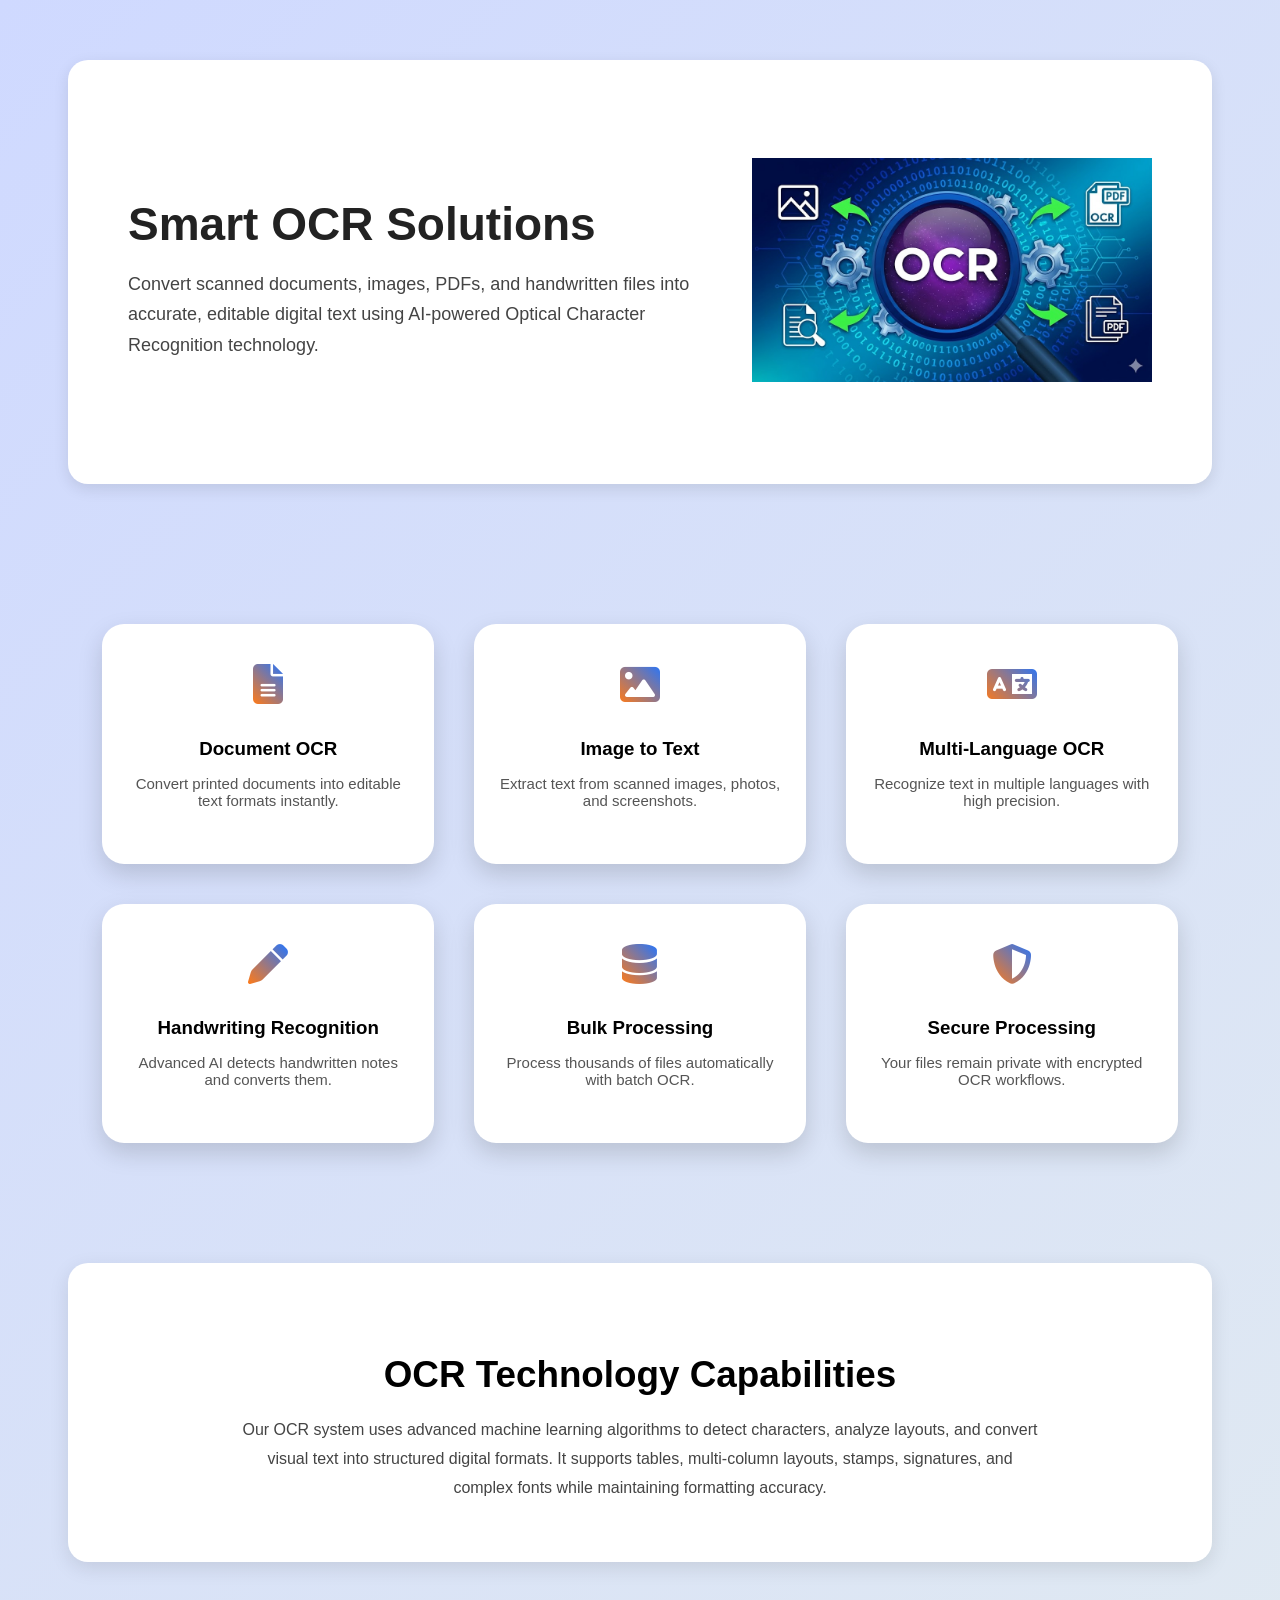
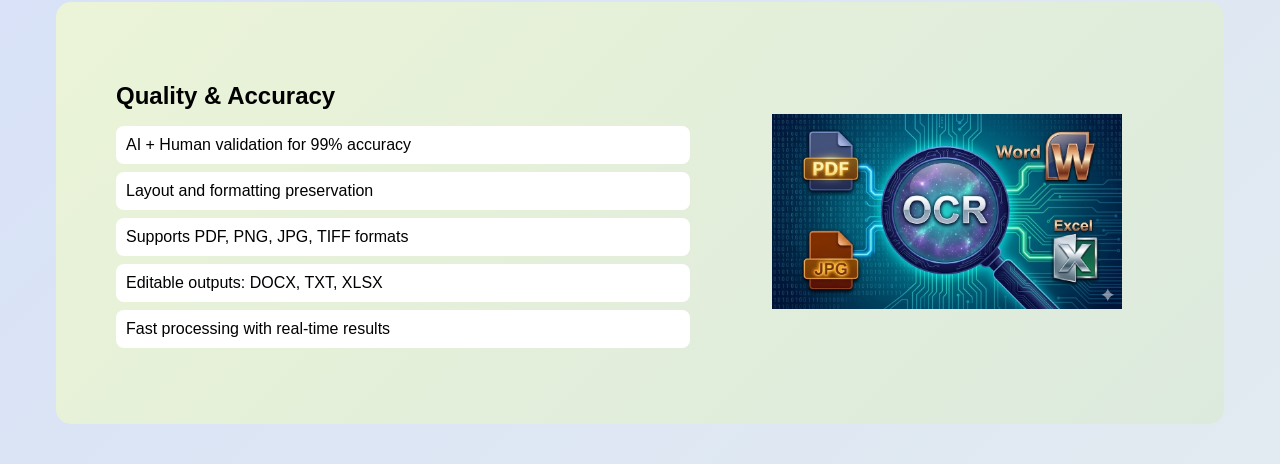
<file: OCR.html>
<!DOCTYPE html>
<html lang="en">
<head>
<meta charset="UTF-8">
<meta name="viewport" content="width=device-width, initial-scale=1.0">
<title>OCR Services</title>

<link rel="stylesheet" href="https://cdnjs.cloudflare.com/ajax/libs/font-awesome/6.6.0/css/all.min.css">

<style>
body{
  font-family:"Poppins",sans-serif;
  margin:0;
  background:linear-gradient(135deg,#cfd9ff,#e2ebf0);
}

/* HERO */
.hero{
  display:flex;
  align-items:center;
  justify-content:space-between;
  padding:60px;
  background:#ffffff;
  border-radius:20px;
  width:80%;
  margin:60px auto;
  box-shadow:0 5px 15px rgba(0,0,0,0.1);
}
.hero-left{width:55%;}
.hero-left h1{
  font-size:46px;
  margin-bottom:15px;
  color:#222;
}
.hero-left p{
  font-size:18px;
  line-height:1.7;
  color:#444;
}
.hero-right img{
  width:400px;
  height:300px;
  object-fit:contain;
}

/* CARDS */
.cards{
  display:grid;
  grid-template-columns:repeat(auto-fit,minmax(260px,1fr));
  gap:40px;
  padding:80px 8%;
}
.card{
  background:#fff;
  border-radius:22px;
  padding:40px 25px;
  text-align:center;
  box-shadow:0 10px 25px rgba(0,0,0,0.15);
  transition:0.4s;
}
.card:hover{
  transform:translateY(-10px);
}
.card i{
  font-size:40px;
  margin-bottom:15px;
  background:linear-gradient(45deg,#ff7a18,#2575fc);
  -webkit-background-clip:text;
  -webkit-text-fill-color:transparent;
}
.card h3{margin-bottom:10px;}
.card p{color:#555;font-size:15px;}

/* FEATURES */
.features{
  background:#fff;
  width:80%;
  margin:40px auto;
  padding:60px;
  border-radius:20px;
  box-shadow:0 6px 20px rgba(0,0,0,0.1);
  text-align:center;
}
.features h2{
  font-size:2.3em;
  margin-bottom:20px;
}
.features p{
  max-width:800px;
  margin:auto;
  line-height:1.8;
  color:#444;
}

/* QUALITY */
.quality{
  width:85%;
  margin:40px auto;
  padding:40px;
  border-radius:15px;
  background:linear-gradient(135deg,#ebf4d7,#dceade);
  display:flex;
  flex-wrap:wrap;
  align-items:center;
}
.q-text{
  flex:1 1 400px;
  padding:20px;
}
.q-text h2{margin-bottom:10px;}
.q-text ul{
  list-style:none;
  padding:0;
}
.q-text li{
  background:#fff;
  margin:8px 0;
  padding:10px;
  border-radius:8px;
}
.q-img{
  flex:1 1 300px;
  text-align:center;
}
.q-img img{
  width:100%;
  max-width:350px;
}
</style>
</head>

<body>

<!-- HERO -->
<div class="hero">
<div class="hero-left">
<h1>Smart OCR Solutions</h1>
<p>Convert scanned documents, images, PDFs, and handwritten files into accurate, editable digital text using AI-powered Optical Character Recognition technology.</p>
</div>

<div class="hero-right">
<img src="ocr image/ocr.png" alt="OCR">
</div>
</div>

<!-- CARDS -->
<section class="cards">

<div class="card">
<i class="fa-solid fa-file-lines"></i>
<h3>Document OCR</h3>
<p>Convert printed documents into editable text formats instantly.</p>
</div>

<div class="card">
<i class="fa-solid fa-image"></i>
<h3>Image to Text</h3>
<p>Extract text from scanned images, photos, and screenshots.</p>
</div>

<div class="card">
<i class="fa-solid fa-language"></i>
<h3>Multi-Language OCR</h3>
<p>Recognize text in multiple languages with high precision.</p>
</div>

<div class="card">
<i class="fa-solid fa-pen"></i>
<h3>Handwriting Recognition</h3>
<p>Advanced AI detects handwritten notes and converts them.</p>
</div>

<div class="card">
<i class="fa-solid fa-database"></i>
<h3>Bulk Processing</h3>
<p>Process thousands of files automatically with batch OCR.</p>
</div>

<div class="card">
<i class="fa-solid fa-shield-halved"></i>
<h3>Secure Processing</h3>
<p>Your files remain private with encrypted OCR workflows.</p>
</div>

</section>

<!-- FEATURES -->
<div class="features">
<h2>OCR Technology Capabilities</h2>
<p>
Our OCR system uses advanced machine learning algorithms to detect characters,
analyze layouts, and convert visual text into structured digital formats.
It supports tables, multi-column layouts, stamps, signatures, and complex fonts
while maintaining formatting accuracy.
</p>
</div>

<!-- QUALITY -->
<div class="quality">

<div class="q-text">
<h2>Quality & Accuracy</h2>
<ul>
<li>AI + Human validation for 99% accuracy</li>
<li>Layout and formatting preservation</li>
<li>Supports PDF, PNG, JPG, TIFF formats</li>
<li>Editable outputs: DOCX, TXT, XLSX</li>
<li>Fast processing with real-time results</li>
</ul>
</div>

<div class="q-img">
<img src="ocr image/ocr-quality.png" alt="quality">
</div>

</div>

</body>
</html>
</file>
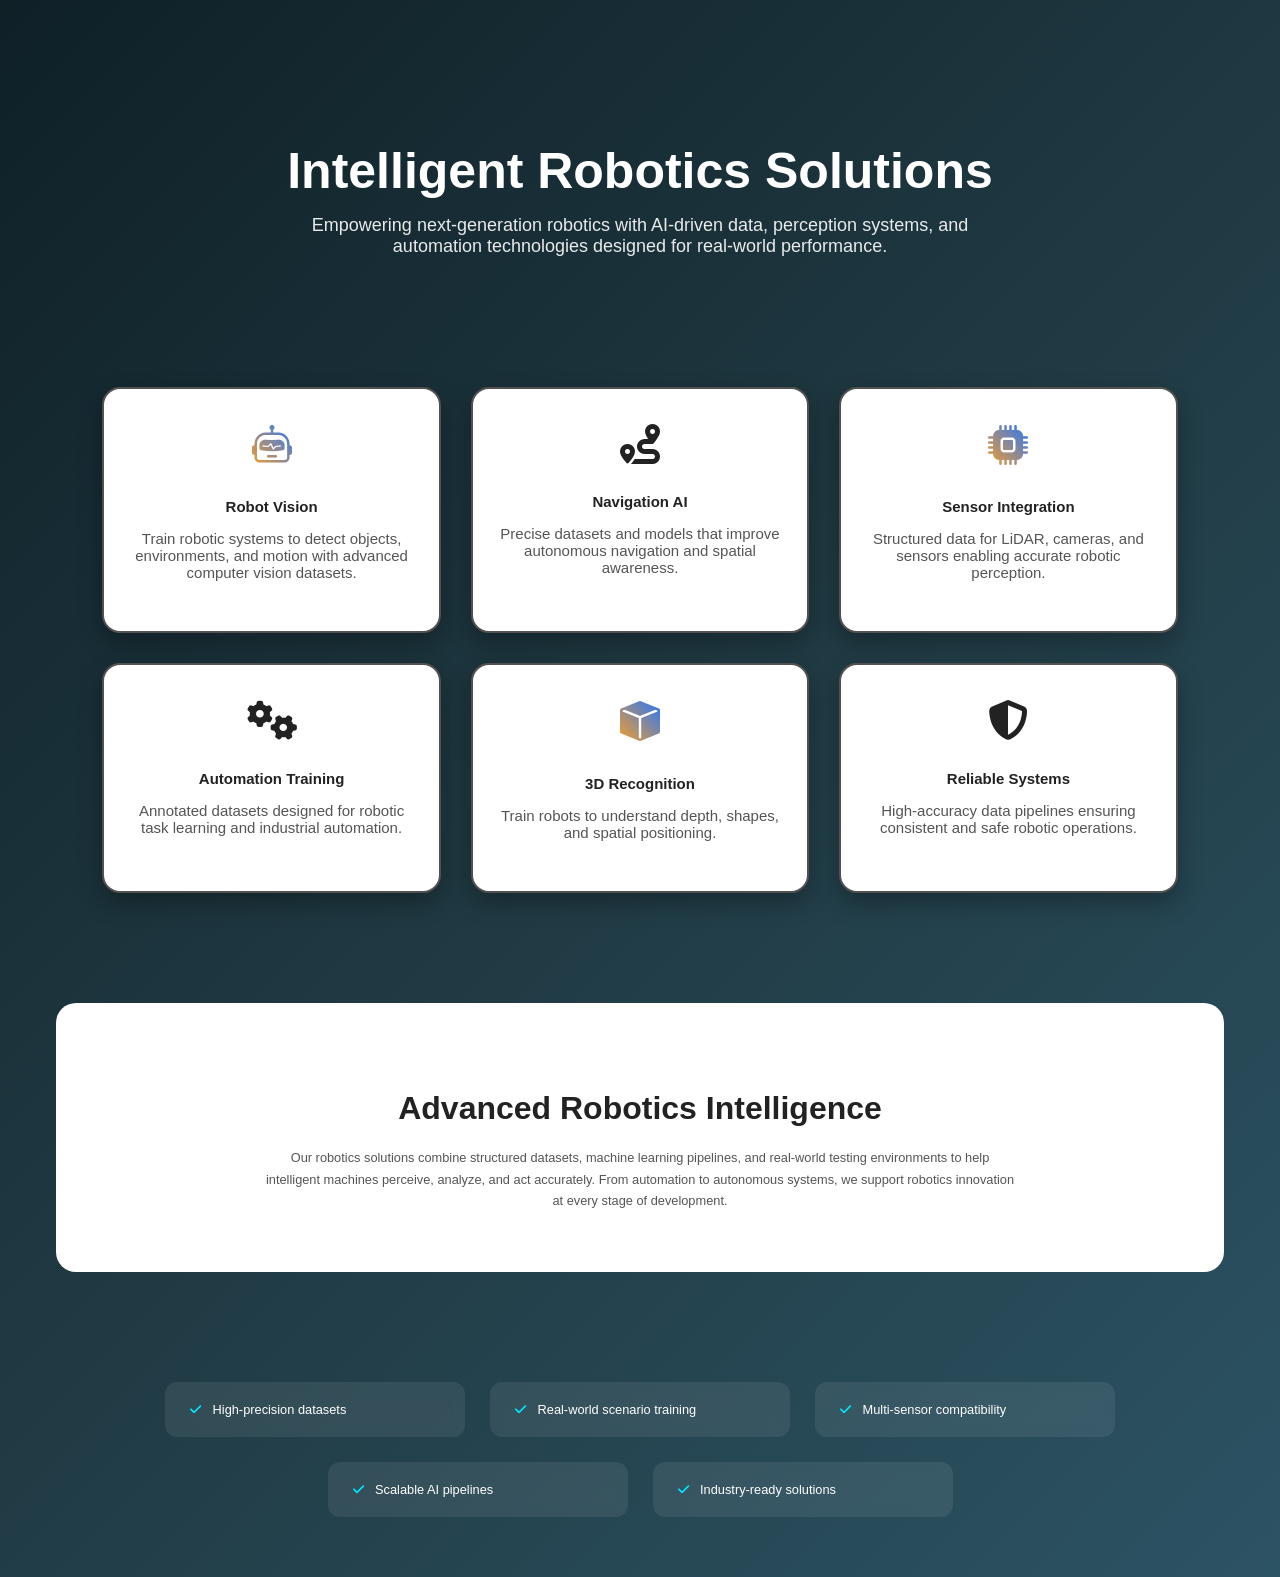
<file: Robotics.html>
<!DOCTYPE html>
<html lang="en">
<head>
<meta charset="UTF-8">
<meta name="viewport" content="width=device-width, initial-scale=1.0">
<title>Robotics Solutions</title>
  <link rel="stylesheet" href="https://cdn.jsdelivr.net/npm/bootstrap-icons@1.10.5/font/bootstrap-icons.css">
  <link rel="stylesheet" href="https://cdnjs.cloudflare.com/ajax/libs/font-awesome/6.6.0/css/all.min.css">
  <link rel="stylesheet" href="style.css">
<style>
body{
  margin:0;
  font-family:Poppins, sans-serif;
  background:linear-gradient(135deg,#0f2027,#203a43,#2c5364);
  color:#fff;
}

/* HERO */
.hero{
  text-align:center;
  padding:100px 20px 70px;
}
.hero h1{
  font-size:50px;
  margin-bottom:15px;
}
.hero p{
  font-size:18px;
  max-width:700px;
  margin:auto;
  opacity:.9;
}

/* SERVICES */
.services{
  display:grid;
  grid-template-columns:repeat(auto-fit,minmax(260px,1fr));
  gap:30px;
  padding:60px 8%;
}
.service-card{
  background:#ffffff;
  color:#222;
  border-radius:18px;
  padding:35px 25px;
  text-align:center;
  transition:.4s;
  box-shadow:0 10px 25px rgba(0,0,0,0.3);
}
.service-card:hover{
  transform:translateY(-12px);
}
.service-card i{
  font-size:40px;
  margin-bottom:15px;
  color:linear-gradient(45deg, #fc9f25, #2575fc);
}
.service-card icon{

}
.service-card h3{margin-bottom:10px;}
.service-card p{font-size:15px;color:#555;}

/* INFO SECTION */
.info{
  background:#ffffff;
  color:#222;
  width:85%;
  margin:50px auto;
  padding:60px 40px;
  border-radius:20px;
  text-align:center;
}
.info h2{
  font-size:32px;
  margin-bottom:20px;
}
.info p{
  max-width:750px;
  margin:auto;
  line-height:1.7;
  color:#555;
}

/* FEATURES */
.features{
  display:flex;
  flex-wrap:wrap;
  justify-content:center;
  gap:25px;
  padding:60px 5%;
}
.feature{
  background:rgba(255,255,255,0.08);
  padding:20px 25px;
  border-radius:12px;
  backdrop-filter:blur(6px);
  min-width:250px;
}
.feature i{
  margin-right:8px;
  color:#00eaff;
}
</style>
</head>

<body>

<!-- HERO -->
<section class="hero">
<h1>Intelligent Robotics Solutions</h1>
<p>Empowering next-generation robotics with AI-driven data, perception systems, and automation technologies designed for real-world performance.</p>
</section>

<!-- SERVICES -->
<section class="services">

<div class="service-card">
<div class="icon mb-3">
  <i class="bi bi-robot fs-1 gradient-icon"></i>
 </div>
<h3>Robot Vision</h3>
<p>Train robotic systems to detect objects, environments, and motion with advanced computer vision datasets.</p>
</div>

<div class="service-card">
<i class="fa-solid fa-route"></i>
<h3>Navigation AI</h3>
<p>Precise datasets and models that improve autonomous navigation and spatial awareness.</p>
</div>

<div class="service-card">
    <div class="icon mb-3">
<i class="bi bi-cpu-fill fs-1 gradient-icon"></i>
</div>
<h3>Sensor Integration</h3>
<p>Structured data for LiDAR, cameras, and sensors enabling accurate robotic perception.</p>
</div>

<div class="service-card">
<i class="fa-solid fa-gears"></i>
<h3>Automation Training</h3>
<p>Annotated datasets designed for robotic task learning and industrial automation.</p>
</div>

<div class="service-card">
    <div class="icon mb-3">
<i class="bi bi-box-fill fs-1 gradient-icon"></i>
</div>
<h3>3D Recognition</h3>
<p>Train robots to understand depth, shapes, and spatial positioning.</p>
</div>

<div class="service-card">
<i class="fa-solid fa-shield-halved"></i>
<h3>Reliable Systems</h3>
<p>High-accuracy data pipelines ensuring consistent and safe robotic operations.</p>
</div>

</section>

<!-- INFO -->
<section class="info">
<h2>Advanced Robotics Intelligence</h2>
<p>
Our robotics solutions combine structured datasets, machine learning pipelines,
and real-world testing environments to help intelligent machines perceive,
analyze, and act accurately. From automation to autonomous systems,
we support robotics innovation at every stage of development.
</p>
</section>

<!-- FEATURES -->
<section class="features">

<div class="feature"><i class="fa-solid fa-check"></i> High-precision datasets</div>
<div class="feature"><i class="fa-solid fa-check"></i> Real-world scenario training</div>
<div class="feature"><i class="fa-solid fa-check"></i> Multi-sensor compatibility</div>
<div class="feature"><i class="fa-solid fa-check"></i> Scalable AI pipelines</div>
<div class="feature"><i class="fa-solid fa-check"></i> Industry-ready solutions</div>

</section>

</body>
</html>
</file>
<file: style.css>
/* ================================
  Navbar Gradient + Fixed Top
================================ */
html, body {
    margin: 0;
    padding: 0;
    width: 100%;
    overflow-x: hidden;
}
body {
    font-size: 1vw;
}
.custom-navbar {
  /* FIX 1: Corrected color from #0505e to #05050e */
  background: linear-gradient(135deg, #f2f5f7, #ffffff, #c9e9ff);
  background-size: 100% 100%;
  animation: gradientShift 8s ease infinite;
  transition: all 0.3s ease;
} 
@keyframes gradientShift {
  0% { background-position: 0% 50%; }
  50% { background-position: 100% 50%; }
  100% { background-position: 0% 50%; }
}
/* Navbar Links */
.navbar .nav-link {
  color: #010101 !important;
  font-weight: 500;
  font-size: 14px;
  margin: 0 8px;
  transition: color 0.3s ease, transform 0.3s ease;
}

.navbar .nav-link:hover {
  color: #4959ec !important;
  transform: translateY(-2px);
}

/* Navbar Brand */
.navbar-brand {
  font-size: 1.2rem;
  letter-spacing: 0.5px;
  color: #000;
}
.ttext{
  font-size:20px;
  color:black;
  position:relative;
  z-index:2; /* text top layer */
}
.cursor{
  width:50px;
  height:50px;
  border-radius:50%;
  background:#c9e9ff;
  position:fixed;
  pointer-events:none;
  transform:translate(-50%,-50%);
  display:none;
  z-index:1; /* circle text ke neeche */
}
/* Smooth Scroll */
html {
  scroll-behavior: smooth;
}

/* ================================
  HERO SECTION STYLES
================================ */

/* Basic body font setup */
body {
  font-family: 'Segoe UI', sans-serif;
}

#hero {
  font-family: 'Segoe UI', sans-serif;
  background: #fff;
  /*background: linear-gradient(135deg, #0f2027, #203a43, #2c5364);*/
  background-size: 600% 600%;
  color: #050505;
  min-height: 100vh; /* Full viewport height */
  display: flex;
  align-items: center;
  justify-content: center;
  text-align: center;
  padding: 20px;
  padding-top: 80px; 
  animation: gradientBG 15s ease infinite;
  overflow: hidden;
  position: relative;
}

/* Background gradient animation */
@keyframes gradientBG {
  0% { background-position: 0% 50%; }
  50% { background-position: 100% 50%; }
  100% { background-position: 0% 50%; }
}

/* Scoped styles to only apply within #hero */
#hero .container {
  max-width: 800px;
  position: relative;
  z-index: 2;
}
#hero-title {
  font-size: 2.5rem;
  margin-bottom: 1rem;
  animation: fadeUp 1s ease forwards;
  font-weight: 700;
  line-height: 1.3;
}

/* Both lines get color animation */
.line {
  display: inline-block;
  animation: colorRotate 4s infinite ease-in-out;
  font-weight: 800;
}

/* Color rotation animation */
@keyframes colorRotate {
  0%   { color: #067b9f; }   /* red */
  33%  { color: #488ef7; }   /* blue */
  66%  { color: #078224; }   /* green */
  100% { color: #9e61fb; }
}

/* First appearance animation */
@keyframes fadeUp {
  from { opacity: 0; transform: translateY(40px); }
  to   { opacity: 1; transform: translateY(0); }
}


#hero h1 span {
  color: #00d4ff;
}

#hero p {
  font-size: 1.1rem;
  margin-bottom: 2rem;
  line-height: 1.5;
  animation: fadeUp 1s ease 0.2s forwards;
  opacity: 0;
}

/* Fade-up animation */
@keyframes fadeUp {
  0% { transform: translateY(20px); opacity: 0; }
  100% { transform: translateY(0); opacity: 1; }
}

#hero .stats {
  display: flex;
  justify-content: space-around;
  flex-wrap: wrap;
  margin-bottom: 2rem;
}

#hero .stat {
  margin: 10px;
  text-align: center;
  animation: float 3s ease-in-out infinite;
}

#hero .stat h2 {
  font-size: 2rem;
  margin-bottom: 0.3rem;
  color: #00d4ff;
}

/* Floating animation for stats */
@keyframes float {
  0%, 100% { transform: translateY(0px); }
  50% { transform: translateY(-10px); }
}

#hero .btn-custom {
  background-color: #00d4ff;
  color: #fff;
  border: none;
  padding: 10px 25px;
  font-size: 1rem;
  border-radius: 5px;
  margin: 5px;
  transition: all 0.3s ease;
}

#hero .btn-custom:hover {
  background-color: #00a5c4;
  transform: translateY(-3px) scale(1.05);
}

#hero .btn-outline {
  border: 2px solid #00d4ff;
  color: #00d4ff;
  padding: 10px 25px;
  border-radius: 5px;
  margin: 5px;
  transition: all 0.3s ease;
  background: transparent;
}

#hero .btn-outline:hover {
  background-color: #00d4ff;
  color: #fff;
  transform: translateY(-3px) scale(1.05);
}

/* Floating circular elements in background */
#hero .circle {
  position: absolute;
  border-radius: 50%;
  background: rgba(21, 93, 112, 0.2);
  animation: floatCircle 10s linear infinite;
  z-index: 1;
}

#hero .circle:nth-child(1) { width: 200px; height: 200px; top: -50px; left: -50px; animation-duration: 12s; }
#hero .circle:nth-child(2) { width: 150px; height: 150px; top: 200px; right: -75px; animation-duration: 15s; }
#hero .circle:nth-child(3) { width: 100px; height: 100px; bottom: -50px; left: 150px; animation-duration: 18s; }

@keyframes floatCircle {
  0% { transform: translateY(0) translateX(0); }
  50% { transform: translateY(-50px) translateX(50px); }
  100% { transform: translateY(0) translateX(0); }
}

#hero.active img {
  transform: scale(1); /* Zoom effect on active slide */
}

/* About Section*/
/* ABOUT SECTION */
.about-section{
   background-color: #ecf1f3;
}
.about-section {
 
  margin: auto;
  padding: 60px 0;
  font-family: 'Poppins', sans-serif;
  color: #333;
  
}

/* Section Title */
.about-section-title {
  font-size: 32px;
  font-weight: 700;
  position: relative;
}

.about-section-highlight {
  color: #141416;
}

.about-section-underline {
  height: 3px;
  width: 60px;
  background: #0d6efd;
  margin: 8px auto 0;
  border-radius: 5px;
}

/* About Text */
.about-section-text {
  font-size: 16px;
  color: #666;
  max-width: 800px;
  margin: auto;
  line-height: 1.6;
}

/* Achievements */
.about-achievements {
  display: flex;
  justify-content: center;
  flex-wrap: wrap;
  margin-top: 20px;
  
}
.about-achievement:hover {
    transform: scale(1.05);
}
.about-achievement{
  border: black;
   border-radius: 5px;
    padding: 20px;
    border-radius: 12px;
    transition: 0.3s;
   
}
.about-achievement h2 {
  font-size: 28px;
  color: #0d6efd;
  margin-bottom: 5px;
}

.about-achievement p {
  font-size: 14px;
  color: #555;
}

/* Mission & Vision Box */
.about-mission-vision {
  background:transparent;
  border-radius: 15px;
  padding: 40px 25px;
  box-shadow: 0px 4px 25px rgba(0,0,0,0.08);
  margin-top: 40px;
  box-shadow: #000;
}

.about-mission-title,
.about-vision-title {
  font-size: 22px;
  font-weight: 600;
  margin-bottom: 12px;
}

.about-mission-text,
.about-vision-text {
  font-size: 15px;
  color: #555;
  line-height: 1.6;
}

/* Responsive */
@media (max-width: 768px) {
  .about-achievements {
    flex-direction: column;
    gap: 15px;
  }

  .about-mission-vision {
    padding: 25px 15px;
  }

  .about-section-title {
    font-size: 26px;
  }
}
/* FLOAT ANIMATION */
@keyframes floatUpDown {
    0% { transform: translateY(0px); }
    50% { transform: translateY(-12px); }
    100% { transform: translateY(0px); }
}

/* APPLY TO EACH CARD */
.about-achievement {
    animation: floatUpDown 4s ease-in-out infinite;
}

/* OPTIONAL: delay for wave effect */
.about-achievement:nth-child(1) { animation-delay: 0s; }
.about-achievement:nth-child(2) { animation-delay: 0.5s; }
.about-achievement:nth-child(3) { animation-delay: 1s; }
.about-achievement:nth-child(4) { animation-delay: 1.5s; }
/* ================================
  Gradient Background Section (Services)
================================ */
.services-gradient {
  background: hsl(0, 0%, 100%);

  /*background: linear-gradient(135deg, #02f4cc, #c217a0);*/
  background-size: 300% 300%;
  animation: gradientMove 10s ease infinite;
   font-size: 14px;
}

@keyframes gradientMove {
  0% { background-position: 0% 50%; }
  50% { background-position: 100% 50%; }
  100% { background-position: 0% 50%; }
}

/* ================================
  Service Cards
================================ */
.service-card{
  border: #525151 solid 2px;
  transition: all 0.4s ease;
 
}
.service-card:hover {
  transform:translateY(-10px) scale(1.02);
    box-shadow: 0 27px 60px rgba(9, 90, 180, 0.50) !important;
}
.service-card .text-muted
{
font-size: 14px;
}
.service-card .icon i {
  background: linear-gradient(45deg, #fc9f25, #2575fc);
  background-clip: text;
  -webkit-background-clip: text;
  -webkit-text-fill-color: transparent;
  transition: all 0.4s ease;
  display: inline-block;
}

.service-card:hover .icon i {
  transform: translateY(-3px);
}

/* Gradient text (Know More) */
.gradient-text {
  background: linear-gradient(135deg, #02f4cc, #c217a0); /* updated gradient */
  background-clip: text;
  -webkit-background-clip: text;
  -webkit-text-fill-color: transparent;
  transition: all 0.3s ease;
  position: relative;
}

.know-more-btn {
  display: inline-block;
  position: relative;
  transition: all 0.3s ease;
}

/* Underline Animation */
.know-more-btn::after {
  content: "";
  position: absolute;
  left: 0;
  bottom: -2px;
  width: 0%;
  height: 2px;
  background: linear-gradient(135deg, #c0fff4, #ff93e9); /* updated gradient */
  transition: width 0.3s ease;
}

.know-more-btn:hover::after {
  width: 100%;
}

/* Hover Motion + Gradient change */
.know-more-btn:hover {
  transform: translateY(-2px);
  background: linear-gradient(135deg, #ff86e7, #8effec); /* hover gradient */
  background-clip: text;
  -webkit-background-clip: text;
  -webkit-text-fill-color: transparent;
}

/* ================================
  Project Section
================================ */
/* FIX 2: Removed this rule as it conflicted with white content design:
#projects {
  background: linear-gradient(135deg, #c217a0, #02f4cc);
} 
*/
/* Custom Styles for the Projects Section */
    #projects {
        background-color: #f8f9fa; /* Light background for the section */
        padding-top: 5rem !important;
        padding-bottom: 5rem !important;
        background-color: #ecf1f3;
    }

    /* Style for the main heading and separator */
     #projects .text-muted{
    font-size: 16px;  
    }
    .text-dark {
        color: #212529 !important;
    }

    .text-primary {
        color: #087ecc !important;
    }

    .fw-bold {
        font-weight: 700 !important;
    }

    /* Project Row Styling */
    .project-row {
        margin-bottom: 2rem !important; /* Increase space between projects */
        transition: transform 0.3s ease, box-shadow 0.3s ease;
        padding: 10px; /* Padding for visual separation */
        border-radius: 12px; /* Rounded corners for the container */
        background-color:transparent; /* */
    }

    .project-row:hover {
        transform: translateY(-5px); /* Lift effect on hover */
        box-shadow: 0 20px 20px rgba(0, 0, 0.1, 0.1); /* Subtle shadow for depth */
    }

    /* Project Image Styling */
    .project-img img {
        height: 200px; /* Fixed height for consistency */
        object-fit: cover; /* Ensures images cover the area without distortion */
        border-radius: 8px !important;
        box-shadow: 0 6px 15px rgba(0, 0, 0, 0.1); /* Image shadow */
    }

    /* Project Text Styling */
    .project-text {
        padding: 20px;
    }

    .project-text h4 {
        color: #0d6efd; /* Primary color for the title */
        font-size: 1.50rem;
        margin-bottom: 1rem;
    }

    .project-text p {
        font-size: 1.2rem;
        line-height: 1.6;
    }

    /* Ensure text alignment is consistent on smaller screens */
    @media (max-width: 767.98px) {
        .project-text {
            text-align: center;
        }

        .project-img {
            margin-bottom: 1.5rem;
        }
        
        .project-img img {
            width: 100%; /* Full width on mobile */
            height: auto; /* Auto height on mobile */
        }

        .project-row {
            margin-bottom: 3rem !important;
        }
    }

 
/* Responsive */
@media (max-width: 992px) {
    /* FIX 3: Added extra padding for the Hero section on smaller devices */
    #hero {
        padding-top: 100px;
    }
}

@media (max-width: 768px) {
  .project-row {
    flex-direction: column !important;
    text-align: center;
  }
  .project-row .project-text {
    margin-top: 10px;
  }
}
/* Section Background */
.contact-wrapper {
  min-height: 100vh; /* full screen */
  display: flex;
    flex-direction: column;
    justify-content: center;
    font-family: Arial, sans-serif;
    background: #f3f0ff;
    padding-bottom: 40px;
}

/* HEADER SECTION */
.contact-header {
    text-align: center;
    background: #cae2ff;
    padding: 50px 20px;
}

.contact-header h1 {
    font-size: 34px;
    margin: 10px 0;
}

.small-title {
    font-size: 18px;
    color: #444;
    letter-spacing: 1px;
}

.info-box-area {
    display: flex;
    justify-content: center;
    gap: 50px;
    margin-top:10px;
    flex-wrap: wrap;
}
.info-card {
    width: 250px;
    background: #ffffff;
    padding: 10px;
    border-radius: 12px;
    box-shadow: 0px 4px 12px rgba(0,0,0,0.08);
    text-align: center;
}
/* MAIN CONTENT */
.contact-content {
    padding: 40px 20px;
    display: flex;
    justify-content: center;
    gap: 100px;
    flex-wrap: wrap;
}

/* LEFT CONTENT BOX */
.left-text {
    width: 500px;
}

.tag {
    background: #fff;
    border: none;
    padding: 6px 16px;
    border-radius: 20px;
    font-size: 14px;
    box-shadow: 0 0 10px rgba(0,0,0,0.1);
}

.left-text h1 {
  color: #5948e7;
  margin-top: 140px;
  font-size: 35px;
}

/* FORM */
.contact-form {
  flex: 1;
   display: flex;
   flex-direction: column;
    gap: 15px;
    background: #ffffff;
    padding: 30px;
    border-radius: 15px;
    box-shadow: 0px 4px 12px rgba(0,0,0,0.08);
}

.two-col {
    display: flex;
    gap: 15px;
}

.contact-form input,
.contact-form textarea {
    width: 100%;
    padding: 14px;
    border-radius: 8px;
    border: 1px solid #ccc;
    font-size: 14px;
}
.contact-form textarea {
    min-height: 120px;
    resize: none;
}

.submit-btn {
    width: 100%;
    padding: 14px;
    margin-top: 20px;
    border: none;
    background: #6d5bff;
    color: #fff;
    font-size: 16px;
    border-radius: 6px;
    cursor: pointer;
}

.submit-btn:hover {
    background: #5948e7;
}

/* RESPONSIVE */
@media (max-width: 900px) {

    .contact-content {
        flex-direction: column; /* stack */
    }

    .two-col {
        flex-direction: column;
    }

    .left-text {
        text-align: center;
    }
}
/* Footer Section*/
.footer-section {
  background: #000;
  position: relative;
  overflow: hidden;
}


/* Glowing Gradient Border on Top */
.footer-section::before {
  content: "";
  position: absolute;
  top: 0;
  left: 0;
  width: 100%;
  height: 3px;
  background: linear-gradient(90deg, #00ff00, #0d6efd, #00ff00);
  background-size: 300% 100%;
  animation: borderGlow 6s linear infinite;
}

@keyframes borderGlow {
  0% { background-position: 0% 50%; }
  50% { background-position: 100% 50%; }
  100% { background-position: 0% 50%; }
}

.footer-title {
  color: #efe9ee;
  font-weight: 700;
  font-size: 1.5rem;
  text-shadow: 0 0 10px #f1e7f0;
}

.footer-subtitle {
  color: #ebf4eb;
  font-weight: 600;
}
 .text-secondary{
 font-size: 16px;
}

.footer-link {
  color: #ccc;
  text-decoration: none;
  display: block;
  margin: 6px 0;
  transition: all 0.3s ease;
}

.footer-link:hover {
  color: #0d6efd;
  transform: translateX(4px);
}

.footer-icon {
  display: inline-block;
  border: 2px solid #0d6efd;
  border-radius: 50%;
  width: 45px;
  height: 45px;
  line-height: 41px;
  text-align: center;
  font-size: 1.3rem;
  color: #0d6efd;
  transition: all 0.4s ease;
  box-shadow: 0 0 10px transparent;
}

.footer-icon:hover {
  background-color: #0d6efd;
  color: #fff;
  transform: translateY(-6px);
  box-shadow: 0 0 15px #0d6efd;
}

footer p {
  font-size: 0.9rem;
}

/* Responsive */
@media (max-width: 768px) {
  .footer-title {
    text-align: center;
  }
  .footer-subtitle {
    text-align: center;
    margin-top: 10px;
  }
  .footer-link {
    text-align: center;
  }
}
</file>
